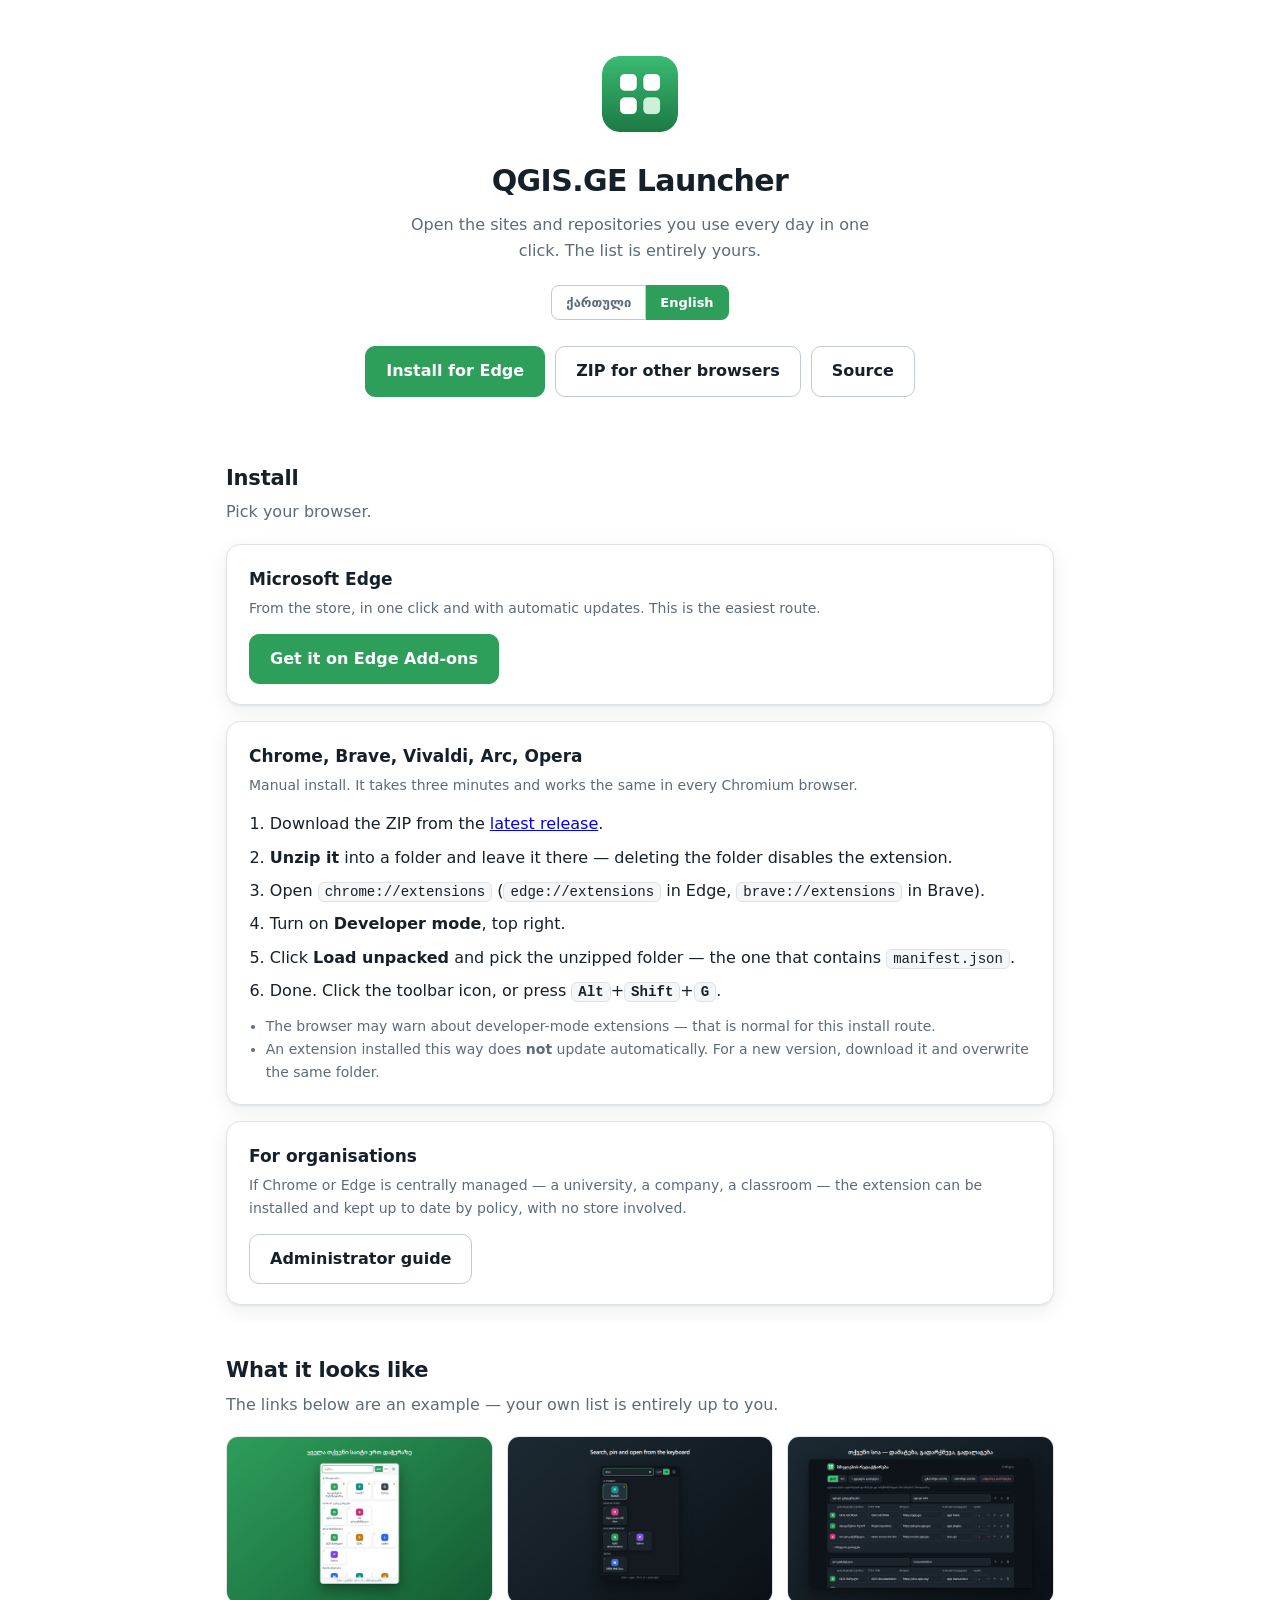
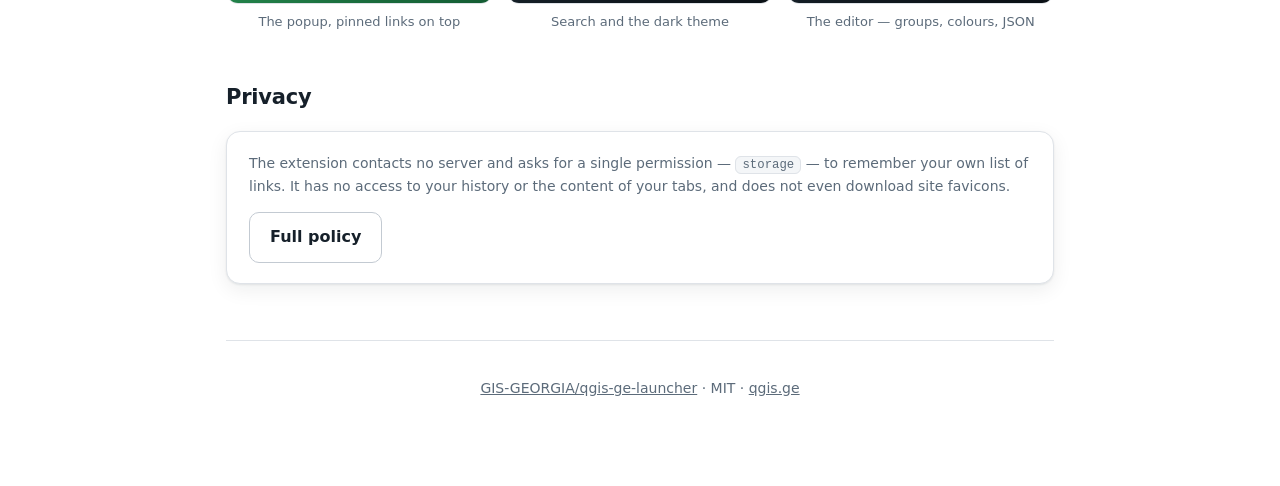
<file: docs/index.html>
<!DOCTYPE html>
<html lang="ka" data-lang="ka">
<head>
<meta charset="utf-8">
<meta name="viewport" content="width=device-width, initial-scale=1">
<title>QGIS.GE Launcher — დაყენება</title>
<meta name="description" content="QGIS.GE Launcher — ბრაუზერის გაფართოება სწრაფი ბმულებისთვის. დაყენების ინსტრუქცია Edge-ისა და Chrome-ისთვის.">
<link rel="icon" href="img/icon128.png">
<style>
  :root {
    color-scheme: light;
    --bg: #ffffff;
    --bg-sunken: #f4f6f8;
    --bg-raised: #ffffff;
    --border: #dfe3e8;
    --border-strong: #c3cad2;
    --text: #16202a;
    --text-dim: #5c6b7a;
    --accent: #2e9e5b;
    --accent-fg: #ffffff;
    --shadow: 0 1px 2px rgba(16,24,32,.08), 0 6px 20px rgba(16,24,32,.07);
  }
  @media (prefers-color-scheme: dark) {
    :root:not([data-theme="light"]) {
      color-scheme: dark;
      --bg: #141a20; --bg-sunken: #0e1319; --bg-raised: #1b232b;
      --border: #2a343e; --border-strong: #3c4854;
      --text: #e6edf3; --text-dim: #93a1af;
      --accent: #3fbb72; --accent-fg: #06130b;
      --shadow: 0 1px 2px rgba(0,0,0,.4), 0 6px 22px rgba(0,0,0,.35);
    }
  }
  * { box-sizing: border-box; }
  body {
    margin: 0;
    background: var(--bg);
    color: var(--text);
    font: 16px/1.65 "Segoe UI", system-ui, -apple-system, "Noto Sans Georgian", sans-serif;
    -webkit-font-smoothing: antialiased;
  }
  .wrap { max-width: 860px; margin: 0 auto; padding: 0 16px 72px; }

  header { text-align: center; padding: 56px 0 8px; }
  header img { width: 76px; height: 76px; border-radius: 18px; }
  h1 { margin: 16px 0 6px; font-size: 30px; font-weight: 700; letter-spacing: -.02em; }
  .tagline { margin: 0 auto; max-width: 30em; color: var(--text-dim); }

  .lang { display: flex; justify-content: center; gap: 0; margin: 20px 0 0; }
  .lang button {
    border: 1px solid var(--border-strong); background: var(--bg-raised);
    color: var(--text-dim); font: inherit; font-size: 13px; font-weight: 700;
    padding: 6px 14px; cursor: pointer;
  }
  .lang button:first-child { border-radius: 8px 0 0 8px; }
  .lang button:last-child { border-radius: 0 8px 8px 0; border-left: 0; }
  .lang button[aria-pressed="true"] { background: var(--accent); color: var(--accent-fg); border-color: var(--accent); }

  .cta { display: flex; flex-wrap: wrap; gap: 10px; justify-content: center; margin: 26px 0 8px; }
  .btn {
    display: inline-block; padding: 11px 20px; border-radius: 10px;
    border: 1px solid var(--border-strong); background: var(--bg-raised);
    color: inherit; text-decoration: none; font-weight: 600;
  }
  .btn:hover { border-color: var(--accent); }
  .btn-primary { background: var(--accent); border-color: var(--accent); color: var(--accent-fg); }
  .btn-primary:hover { filter: brightness(1.06); }

  h2 { margin: 48px 0 4px; font-size: 21px; font-weight: 700; letter-spacing: -.01em; }
  h2 + .lead { margin: 0 0 18px; color: var(--text-dim); }

  .card {
    border: 1px solid var(--border); border-radius: 14px;
    background: var(--bg-raised); box-shadow: var(--shadow);
    padding: 20px 22px; margin: 16px 0;
  }
  .card h3 { margin: 0 0 4px; font-size: 17px; font-weight: 700; }
  .card .note { margin: 0 0 14px; color: var(--text-dim); font-size: 14px; }
  ol { margin: 0; padding-left: 1.3em; }
  ol li { margin: 7px 0; }
  ul.plain { margin: 10px 0 0; padding-left: 1.2em; color: var(--text-dim); font-size: 14px; }

  code, kbd {
    font-family: ui-monospace, "Cascadia Mono", Consolas, monospace;
    font-size: .88em; background: var(--bg-sunken);
    border: 1px solid var(--border); border-radius: 6px; padding: 1px 6px;
  }
  kbd { font-weight: 600; }

  .shots { display: grid; grid-template-columns: repeat(auto-fit, minmax(240px, 1fr)); gap: 14px; margin-top: 18px; }
  .shots figure { margin: 0; }
  .shots img { width: 100%; border-radius: 12px; border: 1px solid var(--border); display: block; }
  .shots figcaption { margin-top: 7px; font-size: 13px; color: var(--text-dim); text-align: center; }

  footer { margin-top: 56px; padding-top: 22px; border-top: 1px solid var(--border); color: var(--text-dim); font-size: 14px; text-align: center; }
  footer a { color: inherit; }

  [data-en] { display: none; }
  html[data-lang="en"] [data-ka] { display: none; }
  html[data-lang="en"] [data-en] { display: revert; }
</style>
</head>
<body>
<div class="wrap">

  <header>
    <img src="img/icon128.png" alt="">
    <h1>QGIS.GE Launcher</h1>
    <p class="tagline">
      <span data-ka>ერთი დაჭერით გახსენით საიტები და რეპოზიტორიები, რომლებსაც ყოველდღე იყენებთ. სია სრულად თქვენია.</span>
      <span data-en>Open the sites and repositories you use every day in one click. The list is entirely yours.</span>
    </p>
    <div class="lang" role="group" aria-label="Language">
      <button type="button" data-set-lang="ka" aria-pressed="true">ქართული</button>
      <button type="button" data-set-lang="en" aria-pressed="false">English</button>
    </div>
    <div class="cta">
      <a class="btn btn-primary" href="https://microsoftedge.microsoft.com/addons/detail/mehgilbmgbbcgpmfcdgdmemnmnpkfaom">
        <span data-ka>დაყენება Edge-ზე</span><span data-en>Install for Edge</span>
      </a>
      <a class="btn" href="https://github.com/GIS-GEORGIA/qgis-ge-launcher/releases/latest">
        <span data-ka>ZIP სხვა ბრაუზერებისთვის</span><span data-en>ZIP for other browsers</span>
      </a>
      <a class="btn" href="https://github.com/GIS-GEORGIA/qgis-ge-launcher">
        <span data-ka>კოდი</span><span data-en>Source</span>
      </a>
    </div>
  </header>

  <h2><span data-ka>დაყენება</span><span data-en>Install</span></h2>
  <p class="lead">
    <span data-ka>აირჩიეთ თქვენი ბრაუზერი.</span>
    <span data-en>Pick your browser.</span>
  </p>

  <div class="card">
    <h3>Microsoft Edge</h3>
    <p class="note">
      <span data-ka>მაღაზიიდან, ერთი დაჭერით და ავტომატური განახლებით. ეს ყველაზე მარტივი გზაა.</span>
      <span data-en>From the store, in one click and with automatic updates. This is the easiest route.</span>
    </p>
    <p style="margin:0">
      <a class="btn btn-primary" href="https://microsoftedge.microsoft.com/addons/detail/mehgilbmgbbcgpmfcdgdmemnmnpkfaom">
        <span data-ka>Edge Add-ons-ზე გადასვლა</span><span data-en>Get it on Edge Add-ons</span>
      </a>
    </p>
  </div>

  <div class="card">
    <h3>Chrome, Brave, Vivaldi, Arc, Opera</h3>
    <p class="note">
      <span data-ka>ხელით დაყენება. სამი წუთი სჭირდება და ყველა Chromium ბრაუზერში ერთნაირად მუშაობს.</span>
      <span data-en>Manual install. It takes three minutes and works the same in every Chromium browser.</span>
    </p>
    <ol>
      <li>
        <span data-ka>ჩამოტვირთეთ <a href="https://github.com/GIS-GEORGIA/qgis-ge-launcher/releases/latest">ბოლო გამოშვების</a> ZIP ფაილი.</span>
        <span data-en>Download the ZIP from the <a href="https://github.com/GIS-GEORGIA/qgis-ge-launcher/releases/latest">latest release</a>.</span>
      </li>
      <li>
        <span data-ka><b>ამოხსენით</b> ცალკე საქაღალდეში და დატოვეთ იქ — წაშლის შემთხვევაში გაფართოება გაითიშება.</span>
        <span data-en><b>Unzip it</b> into a folder and leave it there — deleting the folder disables the extension.</span>
      </li>
      <li>
        <span data-ka>გახსენით <code>chrome://extensions</code> (Edge-ზე <code>edge://extensions</code>, Brave-ზე <code>brave://extensions</code>).</span>
        <span data-en>Open <code>chrome://extensions</code> (<code>edge://extensions</code> in Edge, <code>brave://extensions</code> in Brave).</span>
      </li>
      <li>
        <span data-ka>ზედა მარჯვენა კუთხეში ჩართეთ <b>Developer mode</b> / <b>დეველოპერის რეჟიმი</b>.</span>
        <span data-en>Turn on <b>Developer mode</b>, top right.</span>
      </li>
      <li>
        <span data-ka>დააჭირეთ <b>Load unpacked</b> და აირჩიეთ ამოხსნილი საქაღალდე — ის, რომელშიც <code>manifest.json</code> დევს.</span>
        <span data-en>Click <b>Load unpacked</b> and pick the unzipped folder — the one that contains <code>manifest.json</code>.</span>
      </li>
      <li>
        <span data-ka>მზადაა. დააჭირეთ ხატულას ხელსაწყოთა ზოლში, ან <kbd>Alt</kbd>+<kbd>Shift</kbd>+<kbd>G</kbd>.</span>
        <span data-en>Done. Click the toolbar icon, or press <kbd>Alt</kbd>+<kbd>Shift</kbd>+<kbd>G</kbd>.</span>
      </li>
    </ol>
    <ul class="plain">
      <li>
        <span data-ka>ბრაუზერმა შეიძლება აჩვენოს შეტყობინება დეველოპერის რეჟიმის გაფართოებების შესახებ — ეს ნორმალურია ამ გზით დაყენებისას.</span>
        <span data-en>The browser may warn about developer-mode extensions — that is normal for this install route.</span>
      </li>
      <li>
        <span data-ka>ასე დაყენებული გაფართოება ავტომატურად <b>არ</b> განახლდება. ახალი ვერსიისთვის ჩამოტვირთეთ და იგივე საქაღალდეზე გადააწერეთ.</span>
        <span data-en>An extension installed this way does <b>not</b> update automatically. For a new version, download it and overwrite the same folder.</span>
      </li>
    </ul>
  </div>

  <div class="card">
    <h3><span data-ka>ორგანიზაციისთვის</span><span data-en>For organisations</span></h3>
    <p class="note">
      <span data-ka>თუ Chrome ან Edge ცენტრალიზებულად იმართება — უნივერსიტეტში, კომპანიაში, საკლასო ოთახში — გაფართოება შეიძლება ავტომატურად დაყენდეს და განახლდეს ჯგუფური პოლიტიკით, მაღაზიის გარეშე.</span>
      <span data-en>If Chrome or Edge is centrally managed — a university, a company, a classroom — the extension can be installed and kept up to date by policy, with no store involved.</span>
    </p>
    <p style="margin:0">
      <a class="btn" href="https://github.com/GIS-GEORGIA/qgis-ge-launcher/blob/main/docs/ENTERPRISE.md">
        <span data-ka>ინსტრუქცია ადმინისტრატორებისთვის</span><span data-en>Administrator guide</span>
      </a>
    </p>
  </div>

  <h2><span data-ka>როგორ გამოიყურება</span><span data-en>What it looks like</span></h2>
  <p class="lead">
    <span data-ka>ქვემოთ ნაჩვენები ბმულები მაგალითია — თქვენი სია სრულად თქვენ განსაზღვრავთ.</span>
    <span data-en>The links below are an example — your own list is entirely up to you.</span>
  </p>
  <div class="shots">
    <figure>
      <img src="img/popup-light.png" alt="">
      <figcaption>
        <span data-ka>ბმულების ფანჯარა, რჩეულები ზემოთ</span>
        <span data-en>The popup, pinned links on top</span>
      </figcaption>
    </figure>
    <figure>
      <img src="img/popup-dark-search.png" alt="">
      <figcaption>
        <span data-ka>ძებნა და მუქი თემა</span>
        <span data-en>Search and the dark theme</span>
      </figcaption>
    </figure>
    <figure>
      <img src="img/options.png" alt="">
      <figcaption>
        <span data-ka>რედაქტორი — ჯგუფები, ფერები, JSON</span>
        <span data-en>The editor — groups, colours, JSON</span>
      </figcaption>
    </figure>
  </div>

  <h2><span data-ka>პრივატულობა</span><span data-en>Privacy</span></h2>
  <div class="card">
    <p class="note" style="margin:0">
      <span data-ka>გაფართოება არცერთ სერვერს არ უკავშირდება და ითხოვს ერთადერთ ნებართვას — <code>storage</code> — რომ თქვენივე ბმულების სია დაიმახსოვროს. არც ისტორიაზე, არც ჩანართების შიგთავსზე წვდომა არ აქვს; საიტების ხატულებსაც კი არ ჩამოტვირთავს.</span>
      <span data-en>The extension contacts no server and asks for a single permission — <code>storage</code> — to remember your own list of links. It has no access to your history or the content of your tabs, and does not even download site favicons.</span>
    </p>
    <p style="margin:14px 0 0">
      <a class="btn" href="https://github.com/GIS-GEORGIA/qgis-ge-launcher/blob/main/PRIVACY.md">
        <span data-ka>სრული პოლიტიკა</span><span data-en>Full policy</span>
      </a>
    </p>
  </div>

  <footer>
    <p>
      <a href="https://github.com/GIS-GEORGIA/qgis-ge-launcher">GIS-GEORGIA/qgis-ge-launcher</a>
      · MIT ·
      <a href="https://qgis.ge/">qgis.ge</a>
    </p>
  </footer>

</div>

<script>
  var root = document.documentElement;
  var stored = null;
  try { stored = localStorage.getItem('lang'); } catch (e) {}
  if (stored !== 'ka' && stored !== 'en') {
    stored = (navigator.language || '').toLowerCase().indexOf('ka') === 0 ? 'ka' : 'en';
  }
  setLang(stored);

  document.querySelectorAll('[data-set-lang]').forEach(function (b) {
    b.addEventListener('click', function () { setLang(b.dataset.setLang); });
  });

  function setLang(lang) {
    if (lang !== 'ka' && lang !== 'en') lang = 'ka';
    root.dataset.lang = lang;
    root.lang = lang;
    document.querySelectorAll('[data-set-lang]').forEach(function (b) {
      b.setAttribute('aria-pressed', String(b.dataset.setLang === lang));
    });
    try { localStorage.setItem('lang', lang); } catch (e) {}
  }
</script>
</body>
</html>
</file>
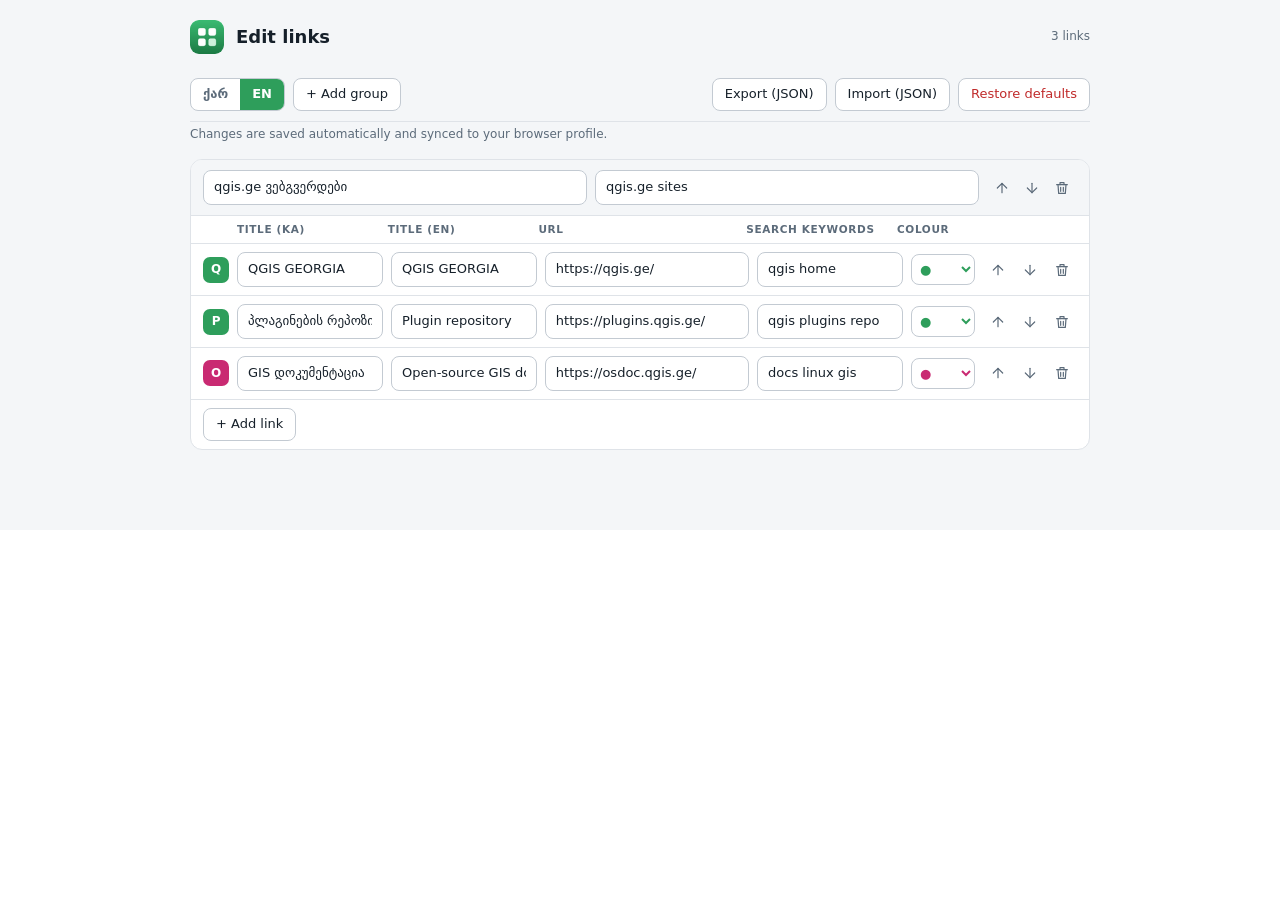
<file: dev/options.html>
<!-- GENERATED by tools/make_dev_pages.py - do not edit; run the script instead. -->
<!DOCTYPE html>
<html lang="en">
<head>
  <meta charset="utf-8">
  <meta name="viewport" content="width=device-width, initial-scale=1">
  <title>QGIS.GE Launcher — Edit links</title>
  <link rel="stylesheet" href="../src/ui.css">
  <link rel="stylesheet" href="../src/options.css">
</head>
<body>
  <div class="wrap">
    <div class="page-head">
      <img class="logo" src="../icons/icon48.png" alt="">
      <h1 id="h-title">Edit links</h1>
      <span class="count" id="count"></span>
    </div>

    <div class="toolbar">
      <div class="lang-toggle" role="group" aria-label="Language">
        <button id="lang-ka" type="button" aria-pressed="false">ქარ</button>
        <button id="lang-en" type="button" aria-pressed="false">EN</button>
      </div>
      <button id="add-group" class="btn" type="button"></button>
      <span class="spacer"></span>
      <button id="btn-export" class="btn" type="button"></button>
      <button id="btn-import" class="btn" type="button"></button>
      <button id="btn-reset" class="btn btn-danger" type="button"></button>
      <input id="file-import" type="file" accept="application/json,.json" hidden>
    </div>

    <p class="hint" id="hint"></p>

    <div id="groups"></div>
  </div>

  <div id="toast" class="toast" role="status" aria-live="polite"></div>

  <script src="chrome-shim.js"></script>
  <script type="module" src="../src/options.js"></script>
</body>
</html>
</file>
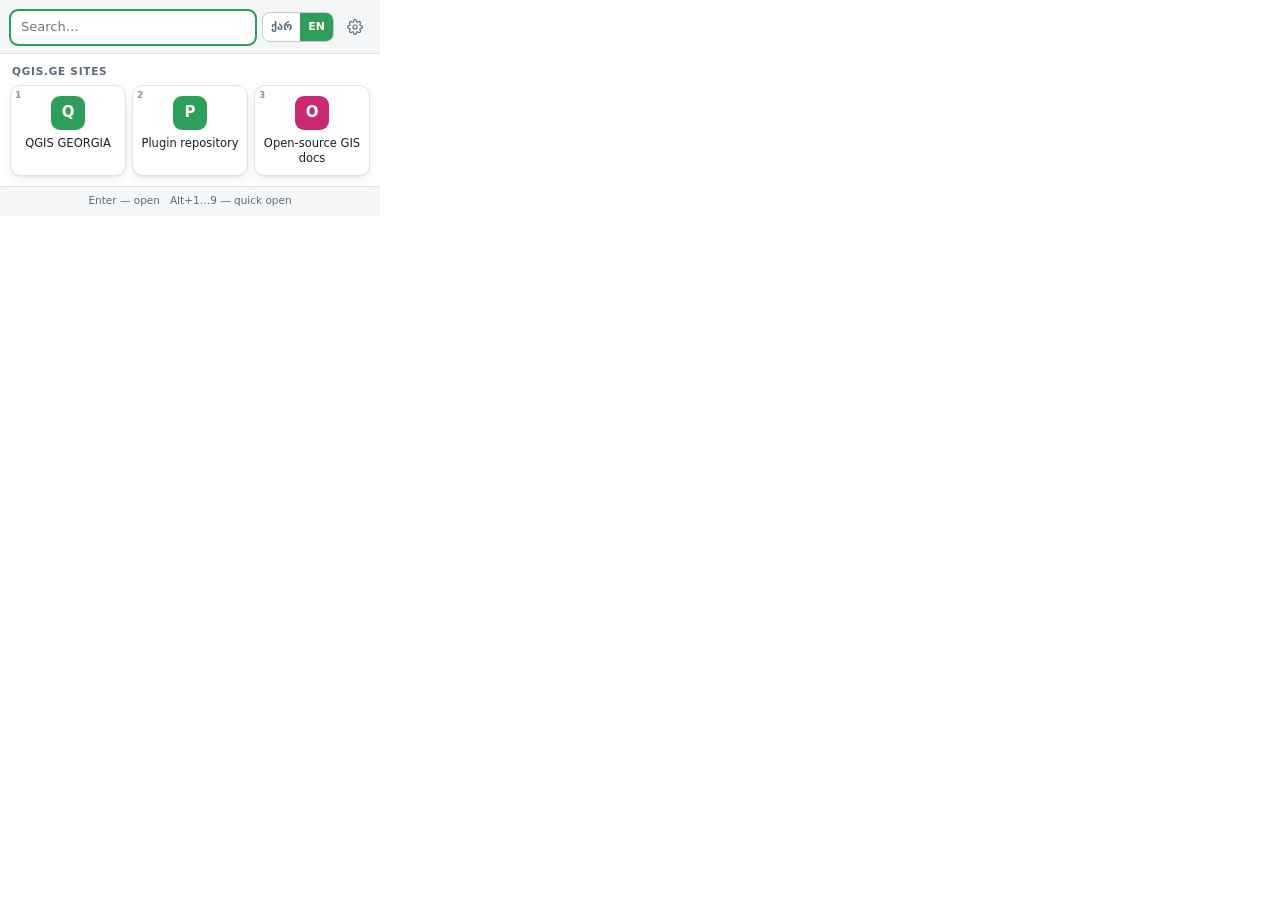
<file: dev/popup.html>
<!-- GENERATED by tools/make_dev_pages.py - do not edit; run the script instead. -->
<!DOCTYPE html>
<html lang="en">
<head>
  <meta charset="utf-8">
  <title>QGIS.GE Launcher</title>
  <link rel="stylesheet" href="../src/ui.css">
  <link rel="stylesheet" href="../src/popup.css">
</head>
<body>
  <header>
    <input id="search" type="search" autocomplete="off" spellcheck="false" aria-label="Search">
    <div class="lang-toggle" role="group" aria-label="Language">
      <button id="lang-ka" type="button" aria-pressed="false">ქარ</button>
      <button id="lang-en" type="button" aria-pressed="false">EN</button>
    </div>
    <button id="toggle-settings" class="icon-btn" type="button" aria-expanded="false">
      <svg viewBox="0 0 24 24" aria-hidden="true">
        <circle cx="12" cy="12" r="3"></circle>
        <path d="M19.4 15a1.65 1.65 0 0 0 .33 1.82l.06.06a2 2 0 1 1-2.83 2.83l-.06-.06a1.65 1.65 0 0 0-1.82-.33 1.65 1.65 0 0 0-1 1.51V21a2 2 0 1 1-4 0v-.09A1.65 1.65 0 0 0 9 19.4a1.65 1.65 0 0 0-1.82.33l-.06.06a2 2 0 1 1-2.83-2.83l.06-.06A1.65 1.65 0 0 0 4.6 15a1.65 1.65 0 0 0-1.51-1H3a2 2 0 1 1 0-4h.09A1.65 1.65 0 0 0 4.6 9a1.65 1.65 0 0 0-.33-1.82l-.06-.06a2 2 0 1 1 2.83-2.83l.06.06A1.65 1.65 0 0 0 9 4.6a1.65 1.65 0 0 0 1-1.51V3a2 2 0 1 1 4 0v.09a1.65 1.65 0 0 0 1 1.51 1.65 1.65 0 0 0 1.82-.33l.06-.06a2 2 0 1 1 2.83 2.83l-.06.06A1.65 1.65 0 0 0 19.4 9v.09a1.65 1.65 0 0 0 1.51 1H21a2 2 0 1 1 0 4h-.09a1.65 1.65 0 0 0-1.51 1z"></path>
      </svg>
    </button>
  </header>

  <main id="list" tabindex="-1"></main>

  <section id="settings" aria-label="Settings">
    <div class="row">
      <span id="l-theme"></span>
      <select id="sel-theme">
        <option value="auto"></option>
        <option value="light"></option>
        <option value="dark"></option>
      </select>
    </div>
    <div class="row">
      <span id="l-density"></span>
      <select id="sel-density">
        <option value="grid"></option>
        <option value="list"></option>
      </select>
    </div>
    <div class="row">
      <span id="l-openin"></span>
      <select id="sel-openin">
        <option value="newtab"></option>
        <option value="current"></option>
      </select>
    </div>
    <div class="actions">
      <button id="btn-edit" class="btn btn-primary" type="button"></button>
    </div>
  </section>

  <footer>
    <span id="hint-open"></span>
    <span id="hint-num"></span>
  </footer>

  <script src="chrome-shim.js"></script>
  <script type="module" src="../src/popup.js"></script>
</body>
</html>
</file>
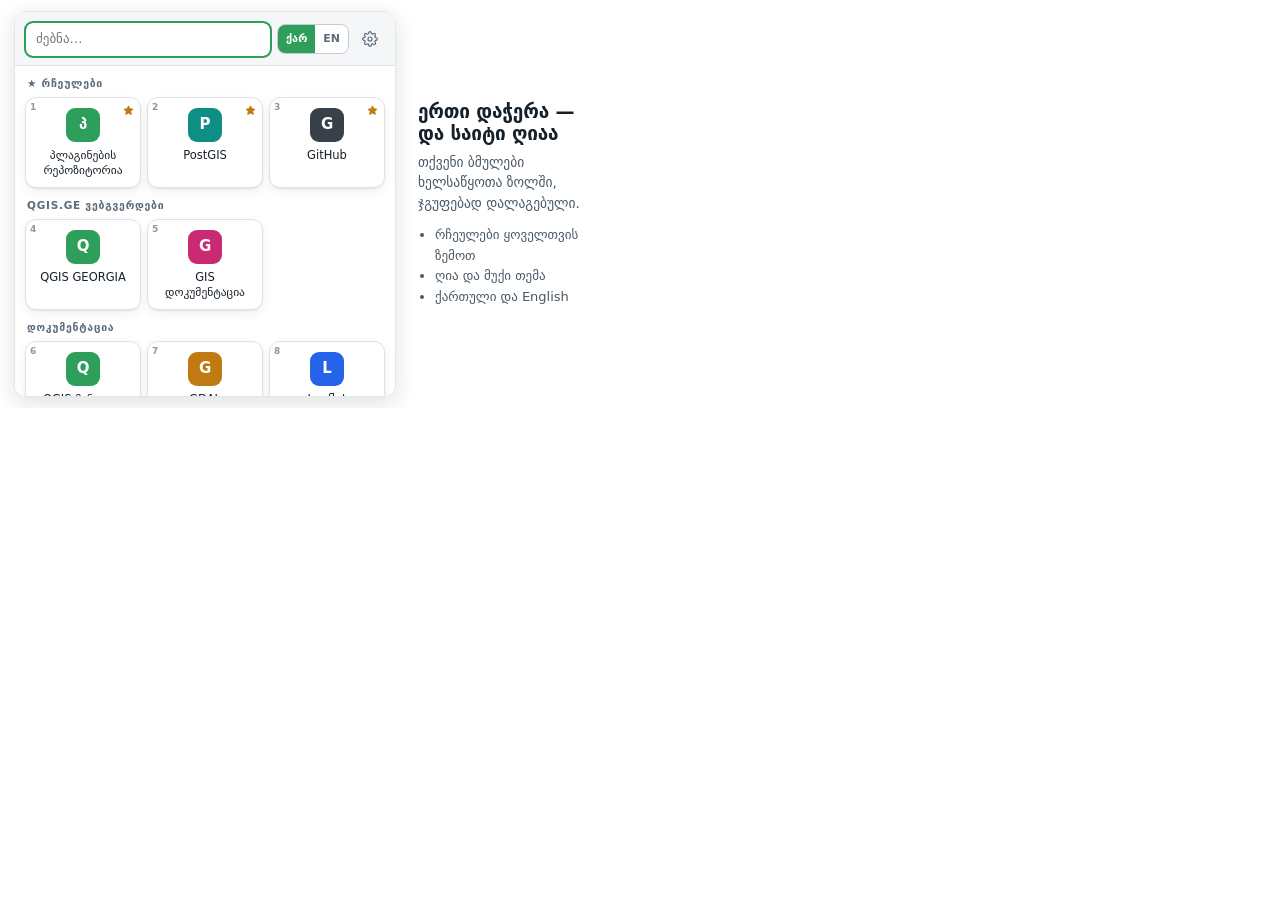
<file: dev/shots-opera.html>
<!DOCTYPE html>
<html lang="ka">
<head>
<meta charset="utf-8">
<title>Opera screenshot</title>
<style>
  /* Opera add-ons wants 612x408 on a white background, so the popup is shown
     at 1:1 rather than shrunk into a branded backdrop — at this size a scaled
     popup would be unreadable. */
  html, body { margin: 0; width: 612px; height: 408px; overflow: hidden; background: #fff; }
  .frame {
    width: 612px; height: 408px;
    display: flex; align-items: center; gap: 22px;
    padding: 12px 20px 12px 14px;
    box-sizing: border-box;
    background: #fff;
    font-family: "Segoe UI", system-ui, "Noto Sans Georgian", sans-serif;
  }
  .shell {
    flex: none;
    width: 380px; height: 384px;
    border-radius: 12px; overflow: hidden;
    background: #fff;
    border: 1px solid #e1e6ea;
    box-shadow: 0 6px 22px rgba(16, 24, 32, .13);
  }
  .shell.wide { width: 420px; }
  iframe { width: 100%; height: 100%; border: 0; display: block; }
  .side { flex: 1 1 auto; min-width: 0; color: #16202a; }
  .side h2 { margin: 0 0 8px; font-size: 19px; font-weight: 700; letter-spacing: -.01em; }
  .side p { margin: 0; font-size: 13.5px; line-height: 1.5; color: #4a5866; }
  .side ul { margin: 12px 0 0; padding-left: 17px; font-size: 13px; line-height: 1.6; color: #4a5866; }
</style>
</head>
<body>
<script>
(function () {
  var SHOTS = {
    1: {
      page: 'popup.html', wide: false,
      settings: { lang: 'ka', theme: 'light', density: 'grid' },
      title: 'ერთი დაჭერა — და საიტი ღიაა',
      text: 'თქვენი ბმულები ხელსაწყოთა ზოლში, ჯგუფებად დალაგებული.',
      bullets: ['რჩეულები ყოველთვის ზემოთ', 'ღია და მუქი თემა', 'ქართული და English'],
    },
    2: {
      page: 'popup.html', wide: false,
      settings: { lang: 'en', theme: 'dark', density: 'grid' },
      search: 'docs',
      title: 'Search, then open',
      text: 'Type to filter by title, URL or keyword.',
      bullets: ['Enter opens the first match', 'Alt+1…9 opens one directly', 'Alt+Shift+G opens the popup'],
    },
    3: {
      page: 'options.html', wide: true,
      settings: { lang: 'ka', theme: 'light', density: 'grid' },
      title: 'სია სრულად თქვენია',
      text: 'დაამატეთ, გადაარქვით, გადაალაგეთ, დააჯგუფეთ.',
      bullets: ['ორენოვანი სახელები', 'JSON იმპორტი და ექსპორტი', 'ცვლილებები თავისთავად ინახება'],
    },
  };

  var n = new URLSearchParams(location.search).get('shot') || '1';
  var shot = SHOTS[n] || SHOTS[1];

  fetch('demo-state.json').then(function (r) { return r.json(); }).then(function (state) {
    delete state._comment;
    Object.assign(state.settings, shot.settings);
    var raw = JSON.stringify(state);
    localStorage.setItem('devshim:sync:state', raw);
    localStorage.setItem('devshim:local:state', raw);

    var frame = document.createElement('div');
    frame.className = 'frame';

    var shell = document.createElement('div');
    shell.className = 'shell' + (shot.wide ? ' wide' : '');

    var iframe = document.createElement('iframe');
    iframe.title = shot.title;
    iframe.addEventListener('load', function () {
      var doc = iframe.contentDocument;
      if (shot.search) {
        var box = doc.getElementById('search');
        box.value = shot.search;
        box.dispatchEvent(new iframe.contentWindow.Event('input', { bubbles: true }));
      }
      doc.documentElement.style.setProperty('scrollbar-width', 'none');
      document.documentElement.dataset.ready = '1';
    });
    iframe.src = shot.page;
    shell.append(iframe);

    var side = document.createElement('div');
    side.className = 'side';
    var h2 = document.createElement('h2');
    h2.textContent = shot.title;
    var p = document.createElement('p');
    p.textContent = shot.text;
    var ul = document.createElement('ul');
    shot.bullets.forEach(function (b) {
      var li = document.createElement('li');
      li.textContent = b;
      ul.append(li);
    });
    side.append(h2, p, ul);

    frame.append(shell, side);
    document.body.append(frame);
  });
}());
</script>
</body>
</html>
</file>
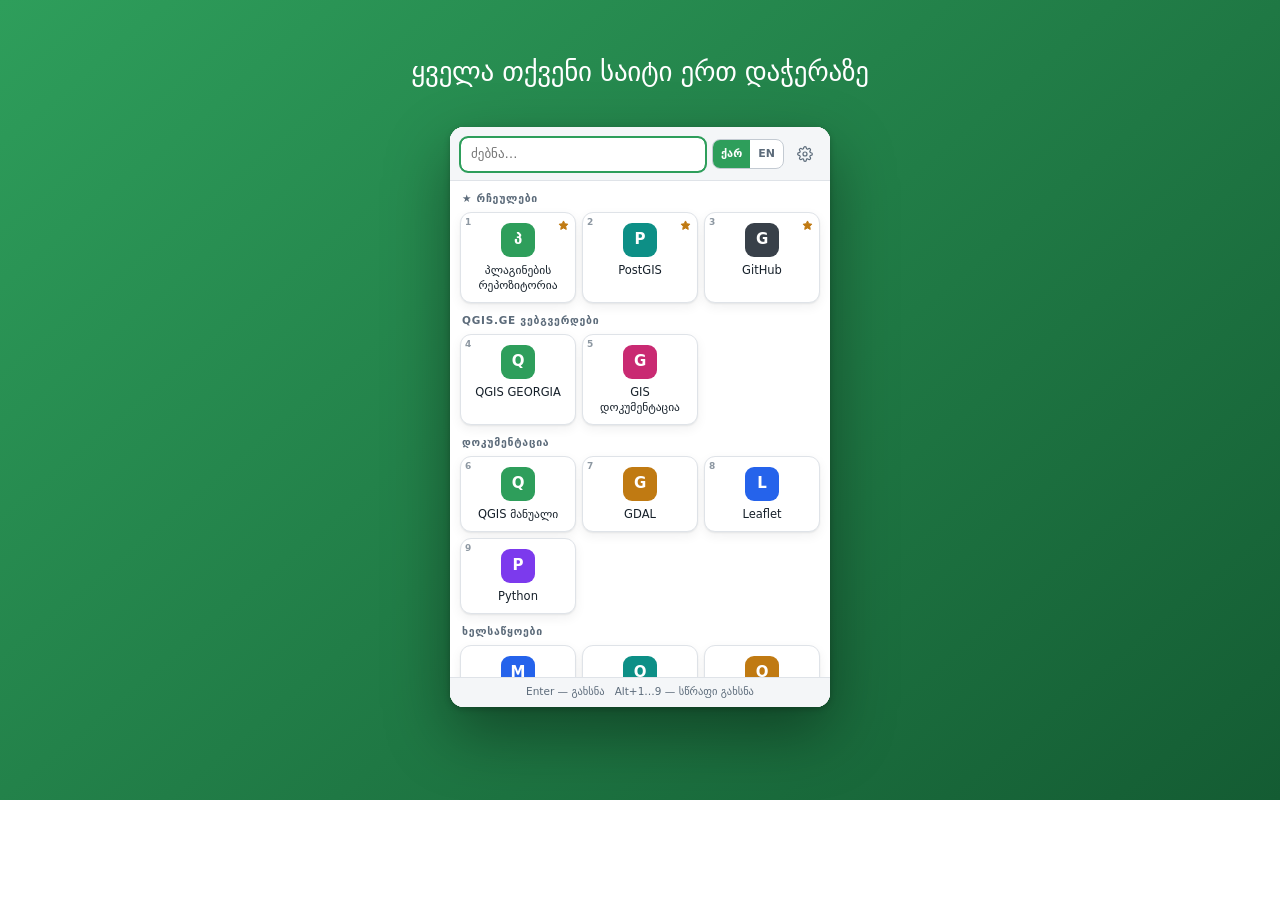
<file: dev/shots.html>
<!DOCTYPE html>
<html lang="ka">
<head>
  <meta charset="utf-8">
  <title>Store screenshot</title>
  <style>
    html, body { margin: 0; width: 1280px; height: 800px; overflow: hidden; background: #fff; }
    .frame {
      position: relative;
      width: 1280px;
      height: 800px;
      display: grid;
      place-items: center;
      background: linear-gradient(140deg, #2e9e5b, #145c33);
    }
    .frame.dark { background: linear-gradient(140deg, #1d2a33, #0b1116); }
    .caption {
      position: absolute;
      top: 54px;
      left: 0;
      right: 0;
      text-align: center;
      font: 500 27px/1.3 "Segoe UI", system-ui, "Noto Sans Georgian", sans-serif;
      color: #fff;
      letter-spacing: -.01em;
      margin: 0;
    }
    .shell {
      width: 380px;
      height: 580px;
      margin-top: 34px;
      border-radius: 14px;
      overflow: hidden;
      background: #fff;
      box-shadow: 0 26px 64px rgba(0, 0, 0, .38), 0 2px 6px rgba(0, 0, 0, .22);
    }
    .shell.wide { width: 1080px; height: 620px; }
    iframe { width: 100%; height: 100%; border: 0; display: block; }
  </style>
</head>
<body>
<script>
/* Renders ONE 1280x800 store screenshot, chosen with ?shot=1|2|3.
   tools/make_screenshots.py drives this with headless Chrome. */
(async function () {
  var SHOTS = {
    1: {
      page: 'popup.html', dark: false, wide: false,
      caption: 'ყველა თქვენი საიტი ერთ დაჭერაზე',
      settings: { lang: 'ka', theme: 'light', density: 'grid' },
    },
    2: {
      page: 'popup.html', dark: true, wide: false,
      caption: 'Search, pin and open from the keyboard',
      settings: { lang: 'en', theme: 'dark', density: 'grid' },
      search: 'docs',
    },
    3: {
      page: 'options.html', dark: true, wide: true,
      caption: 'თქვენი სია — დამატება, გადარქმევა, გადალაგება',
      settings: { lang: 'ka', theme: 'dark', density: 'grid' },
    },
  };

  var n = new URLSearchParams(location.search).get('shot') || '1';
  var shot = SHOTS[n] || SHOTS[1];

  var state = await (await fetch('demo-state.json')).json();
  delete state._comment;
  Object.assign(state.settings, shot.settings);
  var raw = JSON.stringify(state);
  localStorage.setItem('devshim:sync:state', raw);
  localStorage.setItem('devshim:local:state', raw);

  var frame = document.createElement('div');
  frame.className = 'frame' + (shot.dark ? ' dark' : '');

  var caption = document.createElement('p');
  caption.className = 'caption';
  caption.textContent = shot.caption;

  var shell = document.createElement('div');
  shell.className = 'shell' + (shot.wide ? ' wide' : '');

  var iframe = document.createElement('iframe');
  iframe.title = shot.caption;
  iframe.addEventListener('load', function () {
    var doc = iframe.contentDocument;
    if (shot.search) {
      var box = doc.getElementById('search');
      box.value = shot.search;
      box.dispatchEvent(new iframe.contentWindow.Event('input', { bubbles: true }));
    }
    doc.documentElement.style.setProperty('scrollbar-width', 'none');
    if (!shot.wide) {
      // A real popup shrinks to its content; match that so a filtered list
      // does not sit above an empty strip.
      requestAnimationFrame(function () {
        var h = Math.min(580, Math.max(240, doc.body.scrollHeight));
        shell.style.height = h + 'px';
        document.documentElement.dataset.ready = '1';
      });
      return;
    }
    document.documentElement.dataset.ready = '1';
  });
  iframe.src = shot.page;

  shell.append(iframe);
  frame.append(caption, shell);
  document.body.append(frame);
}());
</script>
</body>
</html>
</file>
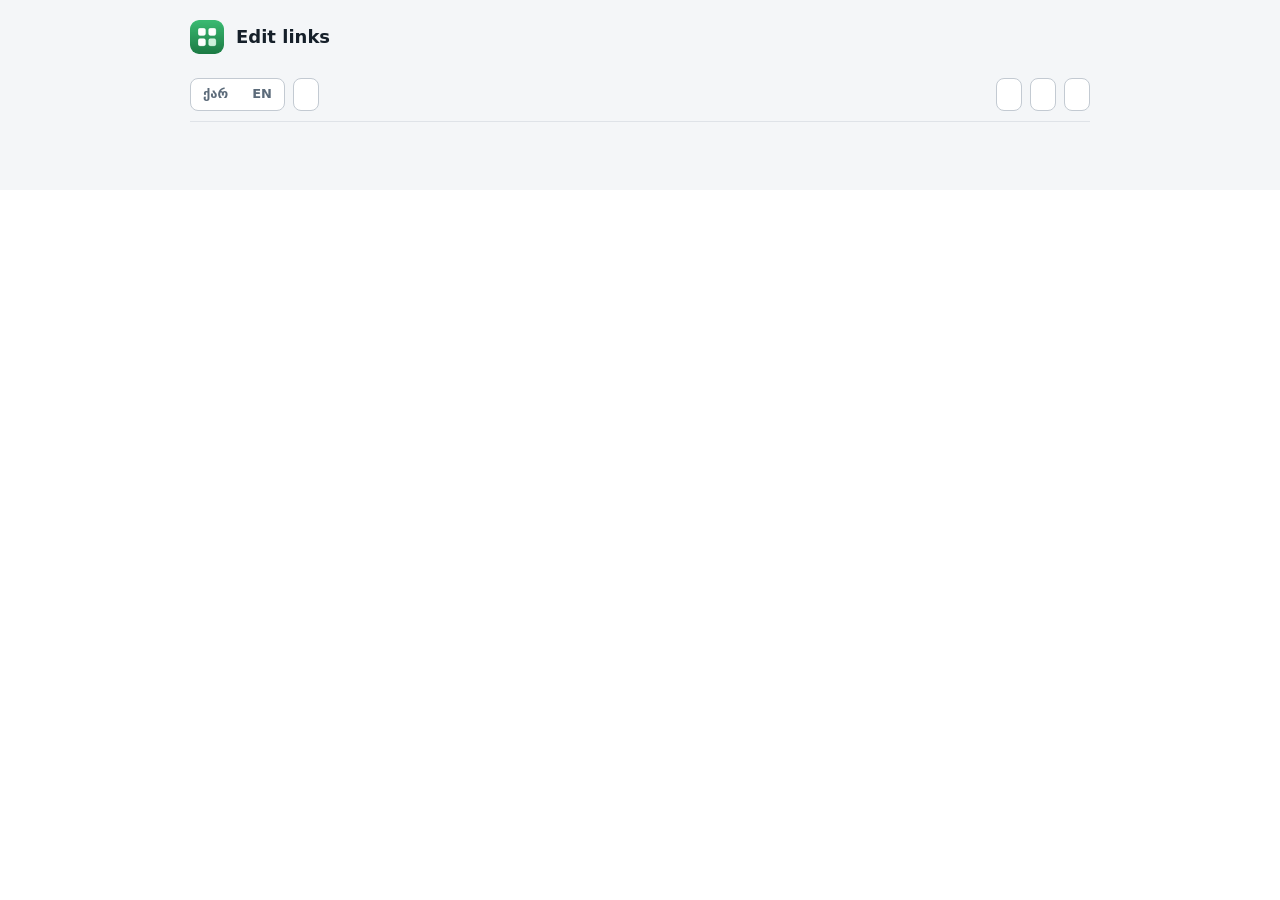
<file: src/options.html>
<!DOCTYPE html>
<html lang="en">
<head>
  <meta charset="utf-8">
  <meta name="viewport" content="width=device-width, initial-scale=1">
  <title>QGIS.GE Launcher — Edit links</title>
  <link rel="stylesheet" href="ui.css">
  <link rel="stylesheet" href="options.css">
</head>
<body>
  <div class="wrap">
    <div class="page-head">
      <img class="logo" src="../icons/icon48.png" alt="">
      <h1 id="h-title">Edit links</h1>
      <span class="count" id="count"></span>
    </div>

    <div class="toolbar">
      <div class="lang-toggle" role="group" aria-label="Language">
        <button id="lang-ka" type="button" aria-pressed="false">ქარ</button>
        <button id="lang-en" type="button" aria-pressed="false">EN</button>
      </div>
      <button id="add-group" class="btn" type="button"></button>
      <span class="spacer"></span>
      <button id="btn-export" class="btn" type="button"></button>
      <button id="btn-import" class="btn" type="button"></button>
      <button id="btn-reset" class="btn btn-danger" type="button"></button>
      <input id="file-import" type="file" accept="application/json,.json" hidden>
    </div>

    <p class="hint" id="hint"></p>

    <div id="groups"></div>
  </div>

  <div id="toast" class="toast" role="status" aria-live="polite"></div>

  <script type="module" src="options.js"></script>
</body>
</html>
</file>
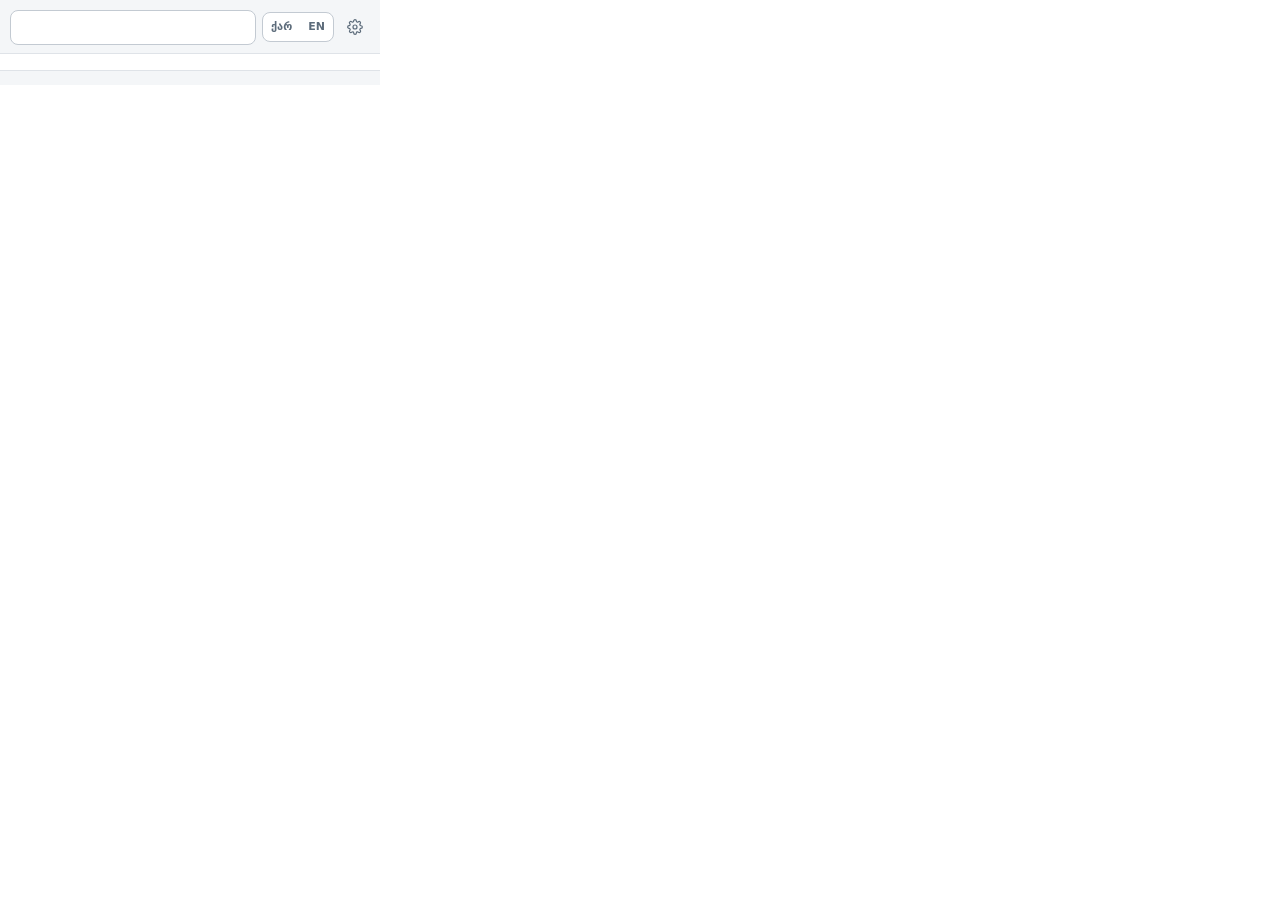
<file: src/popup.html>
<!DOCTYPE html>
<html lang="en">
<head>
  <meta charset="utf-8">
  <title>QGIS.GE Launcher</title>
  <link rel="stylesheet" href="ui.css">
  <link rel="stylesheet" href="popup.css">
</head>
<body>
  <header>
    <input id="search" type="search" autocomplete="off" spellcheck="false" aria-label="Search">
    <div class="lang-toggle" role="group" aria-label="Language">
      <button id="lang-ka" type="button" aria-pressed="false">ქარ</button>
      <button id="lang-en" type="button" aria-pressed="false">EN</button>
    </div>
    <button id="toggle-settings" class="icon-btn" type="button" aria-expanded="false">
      <svg viewBox="0 0 24 24" aria-hidden="true">
        <circle cx="12" cy="12" r="3"></circle>
        <path d="M19.4 15a1.65 1.65 0 0 0 .33 1.82l.06.06a2 2 0 1 1-2.83 2.83l-.06-.06a1.65 1.65 0 0 0-1.82-.33 1.65 1.65 0 0 0-1 1.51V21a2 2 0 1 1-4 0v-.09A1.65 1.65 0 0 0 9 19.4a1.65 1.65 0 0 0-1.82.33l-.06.06a2 2 0 1 1-2.83-2.83l.06-.06A1.65 1.65 0 0 0 4.6 15a1.65 1.65 0 0 0-1.51-1H3a2 2 0 1 1 0-4h.09A1.65 1.65 0 0 0 4.6 9a1.65 1.65 0 0 0-.33-1.82l-.06-.06a2 2 0 1 1 2.83-2.83l.06.06A1.65 1.65 0 0 0 9 4.6a1.65 1.65 0 0 0 1-1.51V3a2 2 0 1 1 4 0v.09a1.65 1.65 0 0 0 1 1.51 1.65 1.65 0 0 0 1.82-.33l.06-.06a2 2 0 1 1 2.83 2.83l-.06.06A1.65 1.65 0 0 0 19.4 9v.09a1.65 1.65 0 0 0 1.51 1H21a2 2 0 1 1 0 4h-.09a1.65 1.65 0 0 0-1.51 1z"></path>
      </svg>
    </button>
  </header>

  <main id="list" tabindex="-1"></main>

  <section id="settings" aria-label="Settings">
    <div class="row">
      <span id="l-theme"></span>
      <select id="sel-theme">
        <option value="auto"></option>
        <option value="light"></option>
        <option value="dark"></option>
      </select>
    </div>
    <div class="row">
      <span id="l-density"></span>
      <select id="sel-density">
        <option value="grid"></option>
        <option value="list"></option>
      </select>
    </div>
    <div class="row">
      <span id="l-openin"></span>
      <select id="sel-openin">
        <option value="newtab"></option>
        <option value="current"></option>
      </select>
    </div>
    <div class="actions">
      <button id="btn-edit" class="btn btn-primary" type="button"></button>
    </div>
  </section>

  <footer>
    <span id="hint-open"></span>
    <span id="hint-num"></span>
  </footer>

  <script type="module" src="popup.js"></script>
</body>
</html>
</file>
<file: src/ui.css>
/* Shared styling for the popup and the options page. */

:root {
  color-scheme: light;
  --bg: #ffffff;
  --bg-sunken: #f4f6f8;
  --bg-raised: #ffffff;
  --bg-hover: #eef1f4;
  --border: #dfe3e8;
  --border-strong: #c3cad2;
  --text: #16202a;
  --text-dim: #5c6b7a;
  --accent: #2e9e5b;
  --accent-fg: #ffffff;
  --danger: #c02a2a;
  --focus: #2e9e5b;
  --shadow: 0 1px 2px rgba(16, 24, 32, .08), 0 4px 12px rgba(16, 24, 32, .06);

  --tile-0: #384049;
  --tile-1: #2e9e5b;
  --tile-2: #0d8f86;
  --tile-3: #c07a12;
  --tile-4: #2563eb;
  --tile-5: #7c3aed;
  --tile-6: #c92a72;
}

@media (prefers-color-scheme: dark) {
  :root:not([data-theme="light"]) {
    color-scheme: dark;
    --bg: #141a20;
    --bg-sunken: #0e1319;
    --bg-raised: #1b232b;
    --bg-hover: #26313b;
    --border: #2a343e;
    --border-strong: #3c4854;
    --text: #e6edf3;
    --text-dim: #93a1af;
    --accent: #3fbb72;
    --accent-fg: #06130b;
    --danger: #f08a8a;
    --focus: #3fbb72;
    --shadow: 0 1px 2px rgba(0, 0, 0, .4), 0 4px 14px rgba(0, 0, 0, .35);

    --tile-0: #5b6673;
    --tile-1: #2f9c5b;
    --tile-2: #12968c;
    --tile-3: #b8791a;
    --tile-4: #3b6fe0;
    --tile-5: #8054e8;
    --tile-6: #cc3b7d;
  }
}

:root[data-theme="dark"] {
  color-scheme: dark;
  --bg: #141a20;
  --bg-sunken: #0e1319;
  --bg-raised: #1b232b;
  --bg-hover: #26313b;
  --border: #2a343e;
  --border-strong: #3c4854;
  --text: #e6edf3;
  --text-dim: #93a1af;
  --accent: #3fbb72;
  --accent-fg: #06130b;
  --danger: #f08a8a;
  --focus: #3fbb72;
  --shadow: 0 1px 2px rgba(0, 0, 0, .4), 0 4px 14px rgba(0, 0, 0, .35);

  --tile-0: #5b6673;
  --tile-1: #2f9c5b;
  --tile-2: #12968c;
  --tile-3: #b8791a;
  --tile-4: #3b6fe0;
  --tile-5: #8054e8;
  --tile-6: #cc3b7d;
}

* { box-sizing: border-box; }

html { background: var(--bg); }

body {
  margin: 0;
  background: var(--bg);
  color: var(--text);
  font: 13px/1.45 "Segoe UI", system-ui, -apple-system, "Noto Sans Georgian", sans-serif;
  -webkit-font-smoothing: antialiased;
}

button, input, select, textarea { font: inherit; color: inherit; }

:focus-visible {
  outline: 2px solid var(--focus);
  outline-offset: 2px;
}

.icon-btn {
  display: inline-grid;
  place-items: center;
  width: 30px;
  height: 30px;
  padding: 0;
  border: 1px solid transparent;
  border-radius: 8px;
  background: transparent;
  color: var(--text-dim);
  cursor: pointer;
}
.icon-btn:hover { background: var(--bg-hover); color: var(--text); }
.icon-btn svg { width: 16px; height: 16px; fill: none; stroke: currentColor; stroke-width: 1.8; stroke-linecap: round; stroke-linejoin: round; }

.btn {
  border: 1px solid var(--border-strong);
  border-radius: 8px;
  background: var(--bg-raised);
  color: var(--text);
  padding: 6px 12px;
  cursor: pointer;
}
.btn:hover { background: var(--bg-hover); }
.btn-primary { background: var(--accent); border-color: var(--accent); color: var(--accent-fg); font-weight: 600; }
.btn-primary:hover { filter: brightness(1.06); background: var(--accent); }
.btn-danger { color: var(--danger); border-color: var(--border-strong); }

.field {
  width: 100%;
  padding: 7px 10px;
  border: 1px solid var(--border-strong);
  border-radius: 8px;
  background: var(--bg-raised);
}
.field:focus { outline: 2px solid var(--focus); outline-offset: -1px; border-color: var(--focus); }

/* ---- language toggle ---------------------------------------------------- */

.lang-toggle {
  flex: none;
  display: flex;
  border: 1px solid var(--border-strong);
  border-radius: 8px;
  overflow: hidden;
  background: var(--bg-raised);
}
.lang-toggle button {
  border: 0;
  background: transparent;
  color: var(--text-dim);
  padding: 6px 8px;
  font-size: 11px;
  font-weight: 700;
  cursor: pointer;
}
.lang-toggle button[aria-pressed="true"] { background: var(--accent); color: var(--accent-fg); }

/* ---- tile monogram ------------------------------------------------------ */

.mono {
  flex: none;
  display: grid;
  place-items: center;
  border-radius: 9px;
  background: var(--tile-0);
  color: #fff;
  font-weight: 700;
  letter-spacing: -.01em;
  text-transform: uppercase;
}
.c0 { background: var(--tile-0); }
.c1 { background: var(--tile-1); }
.c2 { background: var(--tile-2); }
.c3 { background: var(--tile-3); }
.c4 { background: var(--tile-4); }
.c5 { background: var(--tile-5); }
.c6 { background: var(--tile-6); }
</file>
<file: src/options.css>
/* Options page layout. Loads after ui.css. */

body {
  background: var(--bg-sunken);
  padding: 0 16px 64px;
}

.wrap { max-width: 900px; margin: 0 auto; }

.page-head {
  display: flex;
  align-items: center;
  gap: 12px;
  padding: 20px 0 14px;
}
.page-head .logo { width: 34px; height: 34px; border-radius: 9px; }
.page-head h1 { margin: 0; font-size: 18px; font-weight: 700; }
.page-head .count { margin-left: auto; color: var(--text-dim); font-size: 12px; }

.toolbar {
  position: sticky;
  top: 0;
  z-index: 5;
  display: flex;
  flex-wrap: wrap;
  gap: 8px;
  padding: 10px 0;
  background: var(--bg-sunken);
  border-bottom: 1px solid var(--border);
}
.toolbar .spacer { flex: 1 1 auto; }
.toolbar .lang-toggle button { font-size: 13px; padding: 6px 12px; }

.group {
  margin: 16px 0;
  border: 1px solid var(--border);
  border-radius: 12px;
  background: var(--bg-raised);
  overflow: hidden;
}
.group > header {
  display: flex;
  flex-wrap: wrap;
  align-items: center;
  gap: 8px;
  padding: 10px 12px;
  background: var(--bg-sunken);
  border-bottom: 1px solid var(--border);
}
.group > header .field { flex: 1 1 180px; width: auto; min-width: 120px; }

.rows { display: flex; flex-direction: column; }

.row-link {
  display: grid;
  grid-template-columns: 26px 1fr 1fr 1.4fr 1fr 64px auto;
  gap: 8px;
  align-items: center;
  padding: 8px 12px;
  border-top: 1px solid var(--border);
}
.row-link:first-child { border-top: 0; }
.row-link:hover { background: var(--bg-hover); }
.row-link .mono { width: 26px; height: 26px; border-radius: 7px; font-size: 12px; }
.row-link .ops { display: flex; gap: 2px; }
.row-link select.field { width: 64px; padding: 6px 4px; }

.head-link {
  display: grid;
  grid-template-columns: 26px 1fr 1fr 1.4fr 1fr 64px auto;
  gap: 8px;
  padding: 6px 12px;
  font-size: 10.5px;
  font-weight: 700;
  letter-spacing: .06em;
  text-transform: uppercase;
  color: var(--text-dim);
  background: var(--bg-raised);
  border-bottom: 1px solid var(--border);
}
.head-link .ops-h { width: 108px; }

.group footer { padding: 8px 12px; border-top: 1px solid var(--border); }

.toast {
  position: fixed;
  left: 50%;
  bottom: 22px;
  transform: translate(-50%, 16px);
  padding: 8px 18px;
  border-radius: 999px;
  background: var(--accent);
  color: var(--accent-fg);
  font-weight: 600;
  box-shadow: var(--shadow);
  opacity: 0;
  pointer-events: none;
  transition: opacity .18s ease, transform .18s ease;
}
.toast.show { opacity: 1; transform: translate(-50%, 0); }
.toast.err { background: var(--danger); color: #fff; }

.hint { color: var(--text-dim); font-size: 12px; margin: 4px 0 0; }

@media (max-width: 820px) {
  .row-link, .head-link { grid-template-columns: 26px 1fr 1fr; }
  .head-link { display: none; }
  .row-link { grid-template-columns: 26px 1fr; row-gap: 6px; }
  .row-link .ops { grid-column: 1 / -1; justify-content: flex-end; }
  .row-link > .field, .row-link > select.field { grid-column: 2 / -1; width: 100%; }
}
</file>
<file: src/popup.css>
/* Popup-only layout. Loads after ui.css. */

body {
  width: 380px;
  max-height: 580px;
  display: flex;
  flex-direction: column;
  overflow: hidden;
}

header {
  flex: none;
  display: flex;
  align-items: center;
  gap: 6px;
  padding: 10px 10px 8px;
  border-bottom: 1px solid var(--border);
  background: var(--bg-sunken);
}

#search {
  flex: 1 1 auto;
  min-width: 0;
  padding: 7px 10px;
  border: 1px solid var(--border-strong);
  border-radius: 8px;
  background: var(--bg-raised);
}
#search:focus { outline: 2px solid var(--focus); outline-offset: -1px; border-color: var(--focus); }

main {
  flex: 1 1 auto;
  overflow-y: auto;
  overscroll-behavior: contain;
  padding: 6px 10px 10px;
}

.group-title {
  margin: 10px 2px 6px;
  font-size: 10.5px;
  font-weight: 700;
  letter-spacing: .07em;
  text-transform: uppercase;
  color: var(--text-dim);
}
main > section:first-child .group-title { margin-top: 4px; }

/* ---- grid view ---------------------------------------------------------- */

.grid {
  display: grid;
  grid-template-columns: repeat(3, 1fr);
  gap: 6px;
}

.grid .link {
  position: relative;
  display: flex;
  flex-direction: column;
  align-items: center;
  gap: 6px;
  padding: 10px 6px 9px;
  border: 1px solid var(--border);
  border-radius: 11px;
  background: var(--bg-raised);
  text-align: center;
  text-decoration: none;
  color: inherit;
  cursor: pointer;
  box-shadow: var(--shadow);
}
.grid .link .mono { width: 34px; height: 34px; font-size: 15px; }
.grid .link .name {
  font-size: 11.5px;
  line-height: 1.3;
  display: -webkit-box;
  -webkit-box-orient: vertical;
  -webkit-line-clamp: 3;
  overflow: hidden;
  word-break: break-word;
}
.grid .link .host { display: none; }

/* ---- list view ---------------------------------------------------------- */

.list { display: flex; flex-direction: column; gap: 3px; }

.list .link {
  position: relative;
  display: flex;
  align-items: center;
  gap: 9px;
  padding: 7px 8px;
  border: 1px solid transparent;
  border-radius: 9px;
  text-decoration: none;
  color: inherit;
  cursor: pointer;
}
.list .link .mono { width: 26px; height: 26px; font-size: 12px; border-radius: 7px; }
.list .link .name { flex: 1 1 auto; min-width: 0; overflow: hidden; text-overflow: ellipsis; white-space: nowrap; }
.list .link .host { flex: none; font-size: 11px; color: var(--text-dim); max-width: 42%; overflow: hidden; text-overflow: ellipsis; white-space: nowrap; }

/* ---- shared link states ------------------------------------------------- */

.link:hover, .link.active {
  background: var(--bg-hover);
  border-color: var(--border-strong);
}
.link.active { outline: 2px solid var(--focus); outline-offset: -1px; }

.link .key {
  position: absolute;
  top: 3px;
  left: 4px;
  font-size: 9px;
  font-weight: 700;
  color: var(--text-dim);
  opacity: .7;
}
.list .link .key { position: static; margin-right: -4px; width: 10px; text-align: right; }

.link .pin {
  position: absolute;
  top: 2px;
  right: 2px;
  width: 20px;
  height: 20px;
  display: none;
  place-items: center;
  padding: 0;
  border: 0;
  border-radius: 6px;
  background: transparent;
  color: var(--text-dim);
  cursor: pointer;
}
.list .link .pin { position: static; flex: none; }
.link:hover .pin, .link.active .pin, .link .pin.on { display: grid; }
.link .pin.on { color: var(--tile-3); }
.link .pin:hover { background: var(--bg); color: var(--text); }
.link .pin svg { width: 13px; height: 13px; stroke: currentColor; fill: none; stroke-width: 1.8; stroke-linejoin: round; }
.link .pin.on svg { fill: currentColor; }

/* ---- settings drawer ---------------------------------------------------- */

#settings {
  flex: none;
  border-top: 1px solid var(--border);
  background: var(--bg-sunken);
  padding: 10px;
  display: none;
}
#settings.open { display: block; }
#settings .row {
  display: flex;
  align-items: center;
  justify-content: space-between;
  gap: 10px;
  padding: 4px 0;
}
#settings .row > span { color: var(--text-dim); }
#settings select { padding: 4px 6px; border: 1px solid var(--border-strong); border-radius: 7px; background: var(--bg-raised); }
#settings .actions { display: flex; gap: 6px; margin-top: 8px; }
#settings .actions .btn { flex: 1; text-align: center; }

footer {
  flex: none;
  display: flex;
  gap: 10px;
  justify-content: center;
  padding: 6px 10px 8px;
  border-top: 1px solid var(--border);
  font-size: 10.5px;
  color: var(--text-dim);
  background: var(--bg-sunken);
}

.empty {
  padding: 28px 16px;
  text-align: center;
  color: var(--text-dim);
}
</file>
